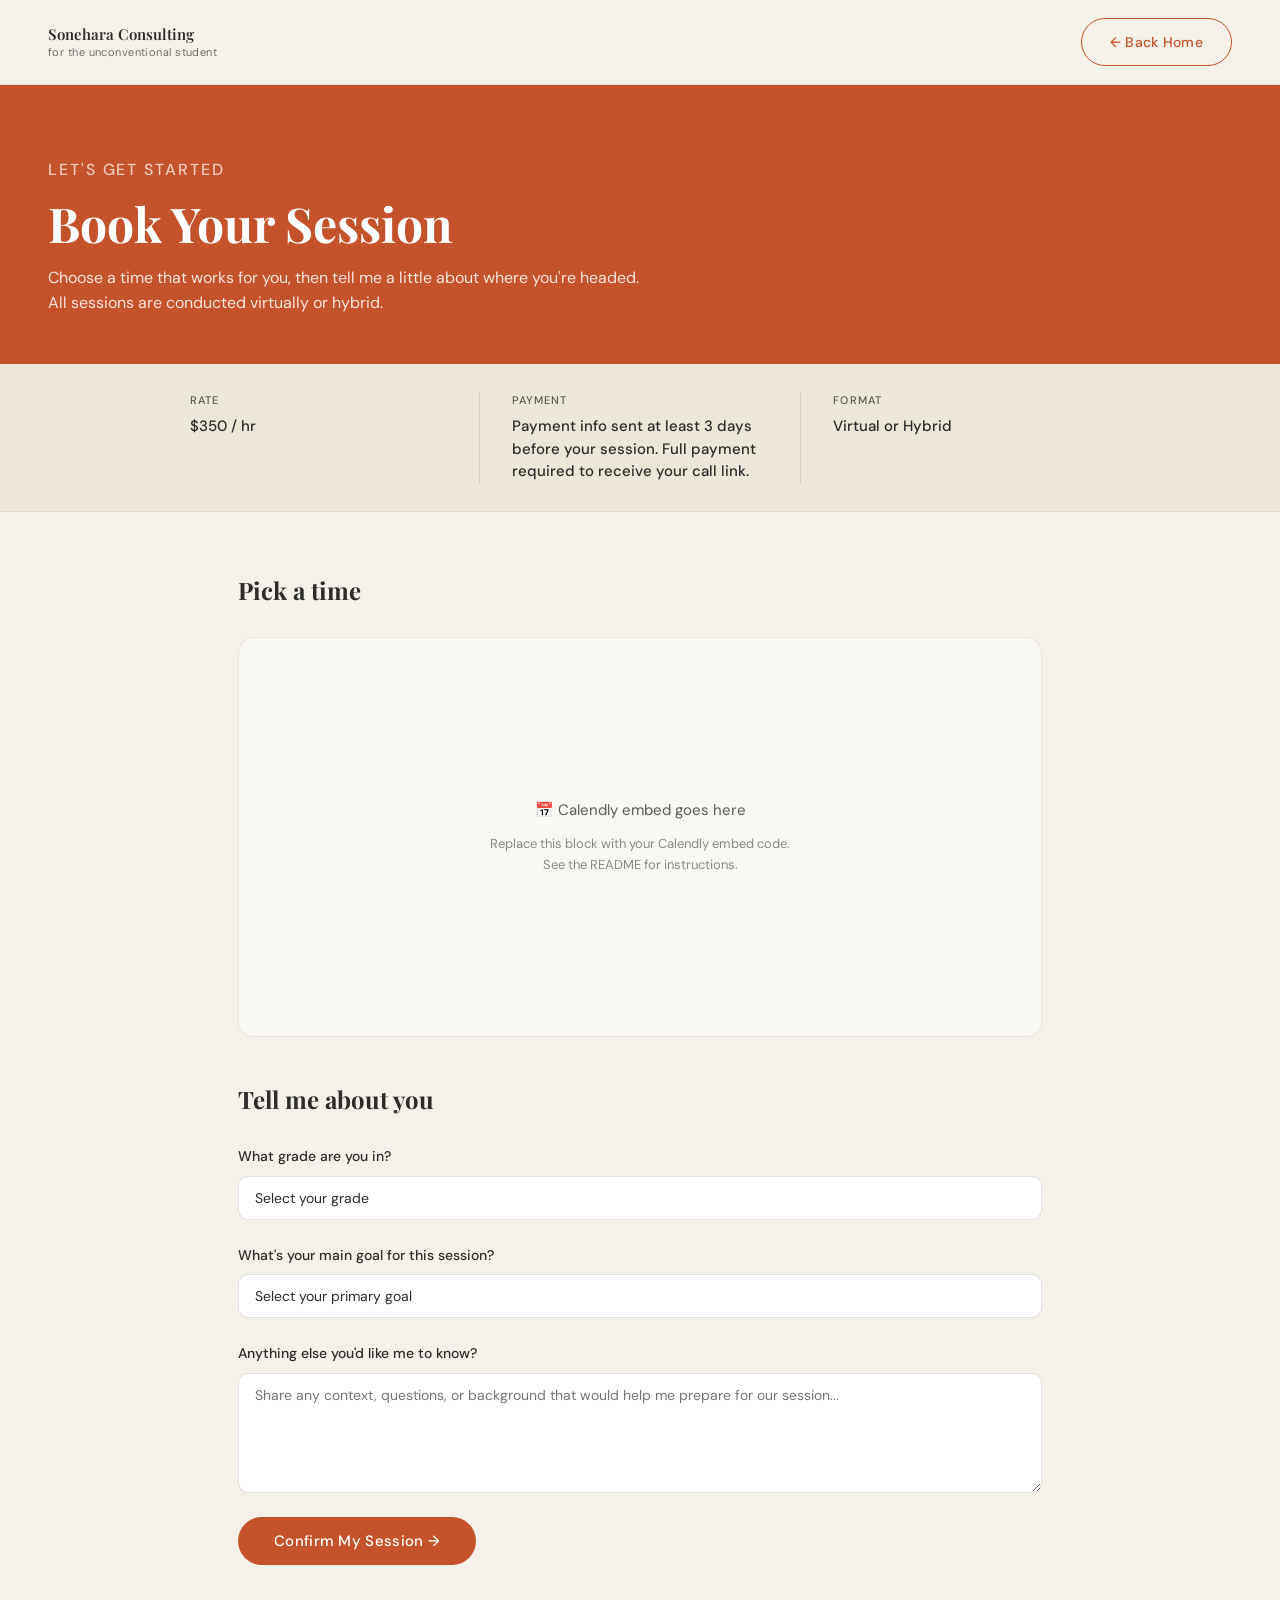
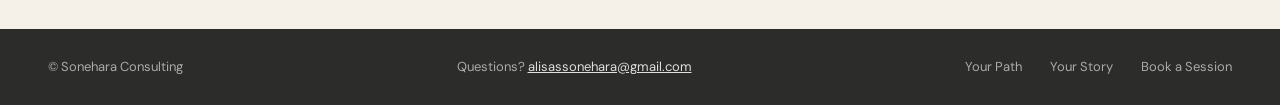
<file: book.html>
<!DOCTYPE html>
<html lang="en">
<head>
  <meta charset="UTF-8" />
  <meta name="viewport" content="width=device-width, initial-scale=1.0" />
  <title>Book a Session — Sonehara Consulting</title>
  <link rel="preconnect" href="https://fonts.googleapis.com" />
  <link rel="preconnect" href="https://fonts.gstatic.com" crossorigin />
  <link href="https://fonts.googleapis.com/css2?family=Playfair+Display:ital,wght@0,400;0,600;0,700;1,400&family=DM+Sans:wght@300;400;500&display=swap" rel="stylesheet" />
  <link rel="stylesheet" href="style.css" />
</head>
<body>

  <!-- NAV -->
  <nav class="nav">
    <div class="nav-brand">
      <a href="index.html">Sonehara Consulting</a><br>
      <span class="nav-sub">for the unconventional student</span>
    </div>
    <a href="index.html" class="btn btn-outline">← Back Home</a>
  </nav>

  <!-- PAGE HEADER -->
  <div class="page-header">
    <p class="eyebrow-label">LET'S GET STARTED</p>
    <h1>Book Your Session</h1>
    <p>Choose a time that works for you, then tell me a little about where you're headed. All sessions are conducted virtually or hybrid.</p>
  </div>

  <!-- PRICING NOTICE -->
  <div class="pricing-banner">
    <div class="pricing-inner">
      <div class="pricing-item">
        <span class="pricing-label">Rate</span>
        <span class="pricing-value">$350 / hr</span>
      </div>
      <div class="pricing-divider"></div>
      <div class="pricing-item">
        <span class="pricing-label">Payment</span>
        <span class="pricing-value">Payment info sent at least 3 days before your session. Full payment required to receive your call link.</span>
      </div>
      <div class="pricing-divider"></div>
      <div class="pricing-item">
        <span class="pricing-label">Format</span>
        <span class="pricing-value">Virtual or Hybrid</span>
      </div>
    </div>
  </div>

  <!-- BOOKING CONTENT -->
  <section class="book-section">

    <h2>Pick a time</h2>

    <!-- Replace this block with your Calendly embed code -->
    <div class="calendar-embed">
      <div>
        <p style="font-size:15px; color:#5A5A56; margin-bottom:12px;">📅 Calendly embed goes here</p>
        <p style="font-size:13px; color:#888;">Replace this block with your Calendly embed code.<br>See the README for instructions.</p>
      </div>
    </div>

    <!-- INTAKE FORM -->
    <h2>Tell me about you</h2>
    <!--
      FORM SETUP: Go to formspree.io, create a free account, create a new form,
      copy your unique form ID, and replace YOUR_FORM_ID below.
    -->
    <form
      class="intake-form"
      action="https://formspree.io/f/YOUR_FORM_ID"
      method="POST"
    >
      <input type="hidden" name="_subject" value="New Consulting Inquiry — Sonehara Consulting" />
      <input type="text" name="_gotcha" style="display:none" />

      <div class="form-group">
        <label for="grade">What grade are you in?</label>
        <select id="grade" name="grade" required>
          <option value="" disabled selected>Select your grade</option>
          <option value="9th">9th Grade</option>
          <option value="10th">10th Grade</option>
          <option value="11th">11th Grade</option>
          <option value="12th">12th Grade</option>
          <option value="college">College Student</option>
          <option value="other">Other</option>
        </select>
      </div>

      <div class="form-group">
        <label for="goal">What's your main goal for this session?</label>
        <select id="goal" name="goal" required>
          <option value="" disabled selected>Select your primary goal</option>
          <option value="application-strategy">Overall Application Strategy</option>
          <option value="essay">Essay / Personal Statement Help</option>
          <option value="scholarship">Scholarship Essay Help</option>
          <option value="program-research">Program Research (Haas / Berkeley)</option>
          <option value="major">Choosing a Major or Path</option>
          <option value="middle-college">Middle College Pathway</option>
          <option value="extracurriculars">Building Extracurriculars &amp; Experience</option>
          <option value="other">Something Else</option>
        </select>
      </div>

      <div class="form-group">
        <label for="notes">Anything else you'd like me to know?</label>
        <textarea
          id="notes"
          name="notes"
          placeholder="Share any context, questions, or background that would help me prepare for our session..."
        ></textarea>
      </div>

      <button type="submit" class="btn btn-primary">Confirm My Session →</button>
    </form>

  </section>

  <!-- FOOTER -->
  <footer class="footer">
    <span>© Sonehara Consulting</span>
    <span class="footer-contact">Questions? <a href="mailto:alisassonehara@gmail.com">alisassonehara@gmail.com</a></span>
    <nav class="footer-links">
      <a href="index.html">Your Path</a>
      <a href="book.html">Your Story</a>
      <a href="book.html">Book a Session</a>
    </nav>
  </footer>

</body>
</html>
</file>
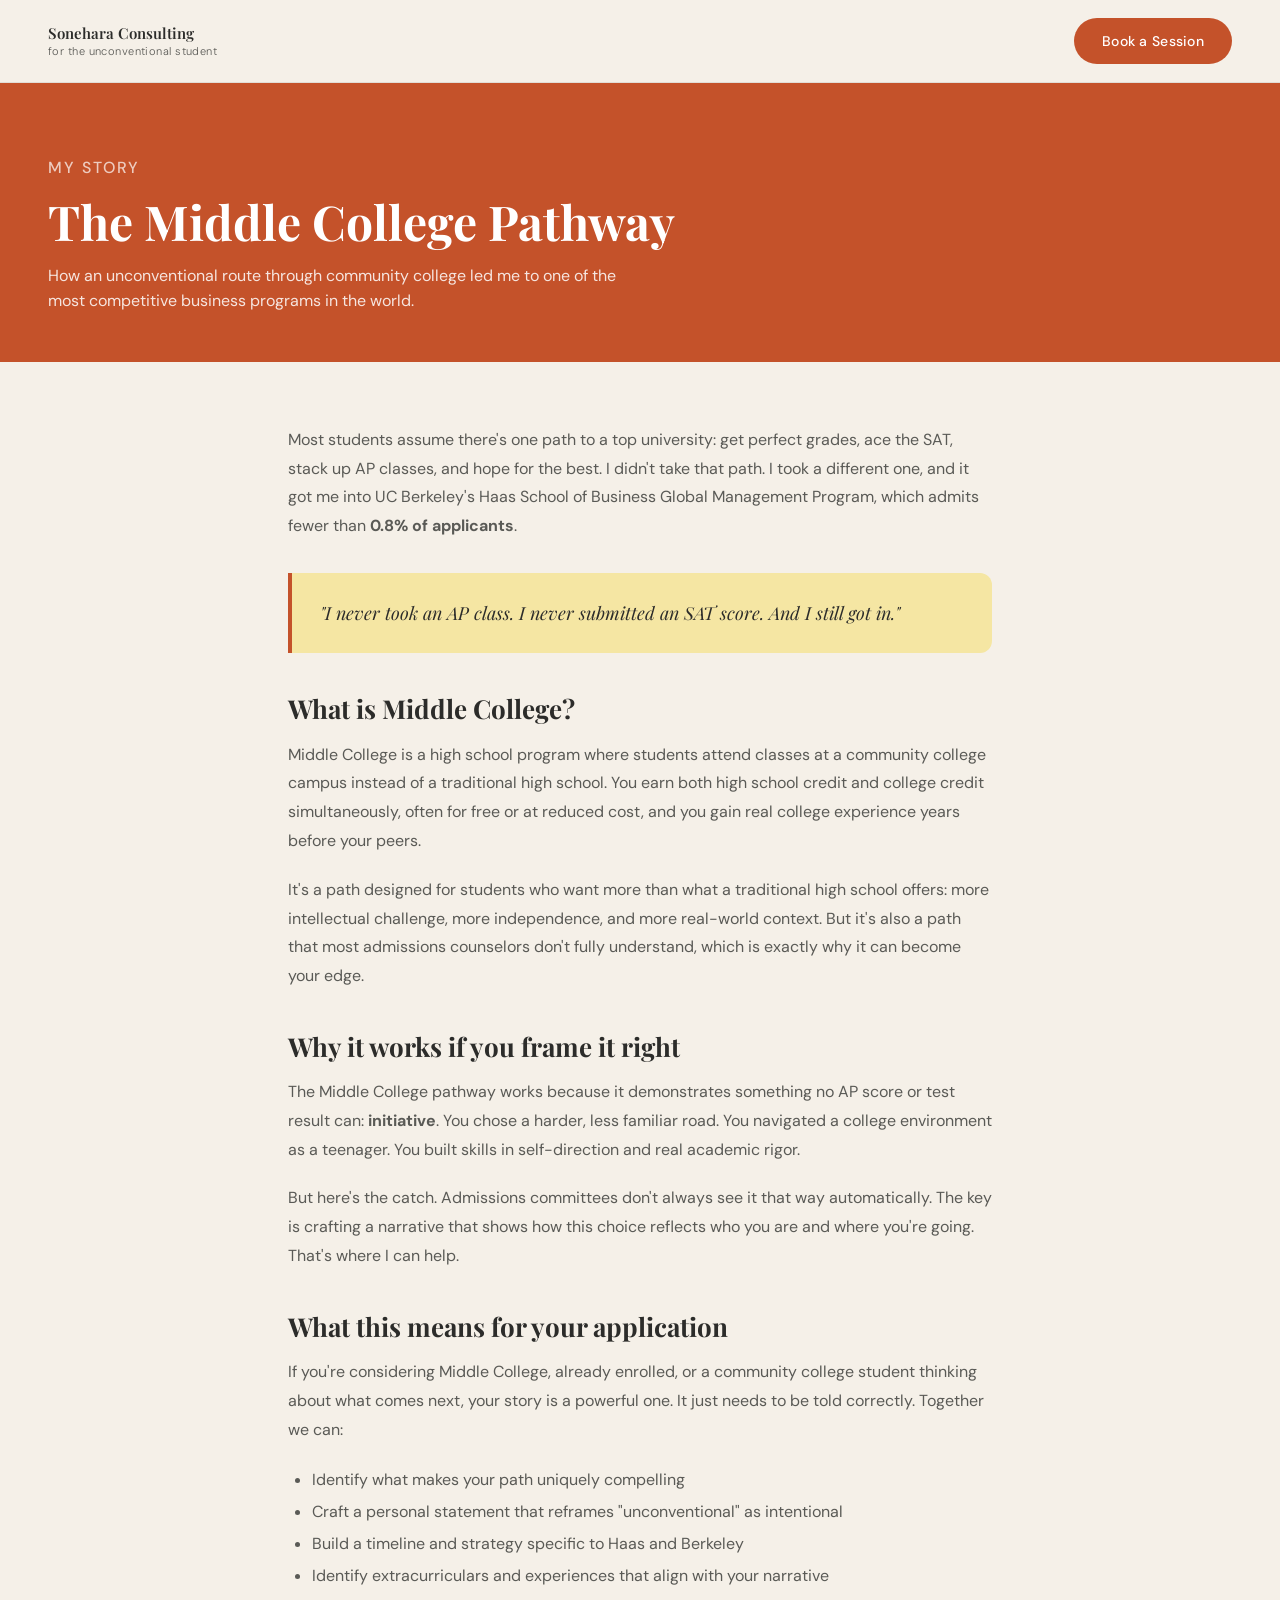
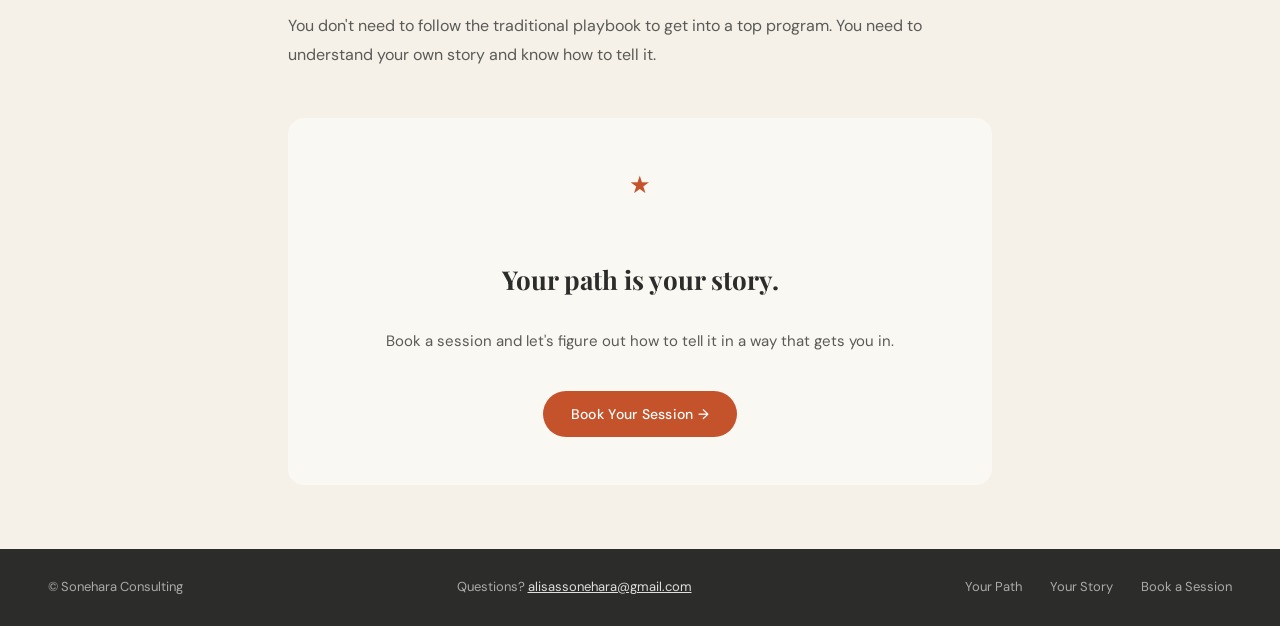
<file: middle-college.html>
<!DOCTYPE html>
<html lang="en">
<head>
  <meta charset="UTF-8" />
  <meta name="viewport" content="width=device-width, initial-scale=1.0" />
  <title>Middle College Pathway — Sonehara Consulting</title>
  <link rel="preconnect" href="https://fonts.googleapis.com" />
  <link rel="preconnect" href="https://fonts.gstatic.com" crossorigin />
  <link href="https://fonts.googleapis.com/css2?family=Playfair+Display:ital,wght@0,400;0,600;0,700;1,400&family=DM+Sans:wght@300;400;500&display=swap" rel="stylesheet" />
  <link rel="stylesheet" href="style.css" />
</head>
<body>

  <!-- NAV -->
  <nav class="nav">
    <div class="nav-brand">
      <a href="index.html">Sonehara Consulting</a><br>
      <span class="nav-sub">for the unconventional student</span>
    </div>
    <a href="book.html" class="btn btn-primary">Book a Session</a>
  </nav>

  <!-- PAGE HEADER -->
  <div class="page-header">
    <p class="eyebrow-label">MY STORY</p>
    <h1>The Middle College Pathway</h1>
    <p>How an unconventional route through community college led me to one of the most competitive business programs in the world.</p>
  </div>

  <!-- CONTENT -->
  <section class="mc-section">

    <p>
      Most students assume there's one path to a top university: get perfect grades, ace the SAT, stack up AP classes, and hope for the best. I didn't take that path. I took a different one, and it got me into UC Berkeley's Haas School of Business Global Management Program, which admits fewer than <strong>0.8% of applicants</strong>.
    </p>

    <div class="mc-callout">
      <p>"I never took an AP class. I never submitted an SAT score. And I still got in."</p>
    </div>

    <h2>What is Middle College?</h2>
    <p>
      Middle College is a high school program where students attend classes at a community college campus instead of a traditional high school. You earn both high school credit and college credit simultaneously, often for free or at reduced cost, and you gain real college experience years before your peers.
    </p>
    <p>
      It's a path designed for students who want more than what a traditional high school offers: more intellectual challenge, more independence, and more real-world context. But it's also a path that most admissions counselors don't fully understand, which is exactly why it can become your edge.
    </p>

    <h2>Why it works if you frame it right</h2>
    <p>
      The Middle College pathway works because it demonstrates something no AP score or test result can: <strong>initiative</strong>. You chose a harder, less familiar road. You navigated a college environment as a teenager. You built skills in self-direction and real academic rigor.
    </p>
    <p>
      But here's the catch. Admissions committees don't always see it that way automatically. The key is crafting a narrative that shows how this choice reflects who you are and where you're going. That's where I can help.
    </p>

    <h2>What this means for your application</h2>
    <p>
      If you're considering Middle College, already enrolled, or a community college student thinking about what comes next, your story is a powerful one. It just needs to be told correctly. Together we can:
    </p>
    <ul style="margin-left: 24px; margin-bottom: 20px; color: #5A5A56; font-size: 16px; line-height: 2;">
      <li>Identify what makes your path uniquely compelling</li>
      <li>Craft a personal statement that reframes "unconventional" as intentional</li>
      <li>Build a timeline and strategy specific to Haas and Berkeley</li>
      <li>Identify extracurriculars and experiences that align with your narrative</li>
    </ul>
    <p>
      You don't need to follow the traditional playbook to get into a top program. You need to understand your own story and know how to tell it.
    </p>

    <div class="mc-cta">
      <div class="star-icon" aria-hidden="true">★</div>
      <h2>Your path is your story.</h2>
      <p>Book a session and let's figure out how to tell it in a way that gets you in.</p>
      <a href="book.html" class="btn btn-primary">Book Your Session →</a>
    </div>

  </section>

  <!-- FOOTER -->
  <footer class="footer">
    <span>© Sonehara Consulting</span>
    <span class="footer-contact">Questions? <a href="mailto:alisassonehara@gmail.com">alisassonehara@gmail.com</a></span>
    <nav class="footer-links">
      <a href="index.html">Your Path</a>
      <a href="book.html">Your Story</a>
      <a href="book.html">Book a Session</a>
    </nav>
  </footer>

</body>
</html>
</file>
<file: style.css>
/* ============================================
   SONEHARA CONSULTING — GLOBAL STYLES
   ============================================ */

*, *::before, *::after { box-sizing: border-box; margin: 0; padding: 0; }

:root {
  --cream: #F5F0E8;
  --cream-dark: #EDE7D9;
  --terracotta: #C4522A;
  --terracotta-dark: #9E3E1C;
  --charcoal: #2C2C2A;
  --charcoal-light: #5A5A56;
  --yellow-card: #F5E6A3;
  --yellow-card-dark: #EDD96A;
  --sage: #8A9E8A;
  --sage-light: #C8D8C2;
  --off-white: #FAF8F3;
  --stripe-blue: #B8CBE4;
}

html { scroll-behavior: smooth; }

body {
  font-family: 'DM Sans', sans-serif;
  background-color: var(--cream);
  color: var(--charcoal);
  font-size: 16px;
  line-height: 1.6;
}

h1, h2, h3 {
  font-family: 'Playfair Display', serif;
  line-height: 1.2;
}

a { text-decoration: none; color: inherit; }

img { display: block; width: 100%; height: 100%; object-fit: cover; }

/* ============================================
   BUTTONS
   ============================================ */

.btn {
  display: inline-block;
  padding: 12px 28px;
  border-radius: 100px;
  font-family: 'DM Sans', sans-serif;
  font-size: 14px;
  font-weight: 500;
  cursor: pointer;
  transition: all 0.2s ease;
  border: none;
  letter-spacing: 0.02em;
}

.btn-primary {
  background: var(--terracotta);
  color: #fff;
}
.btn-primary:hover { background: var(--terracotta-dark); transform: translateY(-1px); }

.btn-outline {
  background: transparent;
  color: var(--terracotta);
  border: 1.5px solid var(--terracotta);
}
.btn-outline:hover { background: var(--terracotta); color: #fff; }

/* ============================================
   NAV
   ============================================ */

.nav {
  display: flex;
  align-items: center;
  justify-content: space-between;
  padding: 18px 48px;
  background: var(--cream);
  border-bottom: 1px solid rgba(0,0,0,0.08);
  position: sticky;
  top: 0;
  z-index: 100;
}

.nav-brand {
  font-family: 'Playfair Display', serif;
  font-size: 15px;
  font-weight: 600;
  color: var(--charcoal);
  line-height: 1.3;
}

.nav-sub {
  font-family: 'DM Sans', sans-serif;
  font-size: 11px;
  font-weight: 300;
  color: var(--charcoal-light);
  display: block;
  letter-spacing: 0.04em;
}

/* ============================================
   HERO
   ============================================ */

.hero {
  display: grid;
  grid-template-columns: 1fr 1fr;
  min-height: 520px;
}

.hero-photo {
  overflow: hidden;
  background: var(--cream-dark);
  min-height: 480px;
}

.hero-photo img {
  width: 100%;
  height: 100%;
  object-fit: cover;
  object-position: top center;
}

.hero-content {
  padding: 60px 56px 60px 52px;
  background-image: repeating-linear-gradient(
    90deg,
    transparent,
    transparent 18px,
    var(--stripe-blue) 18px,
    var(--stripe-blue) 20px
  );
  display: flex;
  flex-direction: column;
  justify-content: center;
  gap: 20px;
}

.hero-content h1 {
  font-size: clamp(24px, 3vw, 36px);
  font-weight: 700;
  color: var(--charcoal);
}

.hero-body {
  font-size: 14px;
  color: var(--charcoal-light);
  line-height: 1.7;
  max-width: 400px;
}

/* ============================================
   EYEBROWS & LABELS
   ============================================ */

.eyebrow-label {
  font-family: 'DM Sans', sans-serif;
  font-size: 11px;
  font-weight: 500;
  letter-spacing: 0.12em;
  color: var(--charcoal-light);
  text-transform: uppercase;
}

.eyebrow-italic {
  font-family: 'Playfair Display', serif;
  font-style: italic;
  font-size: 14px;
  color: var(--charcoal-light);
}

/* ============================================
   MARQUEE
   ============================================ */

.marquee-bar {
  background: var(--terracotta);
  overflow: hidden;
  padding: 12px 0;
  white-space: nowrap;
}

.marquee-track {
  display: inline-flex;
  gap: 40px;
  animation: marquee 22s linear infinite;
}

.marquee-track span {
  font-family: 'DM Sans', sans-serif;
  font-size: 12px;
  font-weight: 500;
  letter-spacing: 0.1em;
  color: #fff;
}

@keyframes marquee {
  from { transform: translateX(0); }
  to { transform: translateX(-50%); }
}

/* ============================================
   CREDIBILITY
   ============================================ */

.credibility {
  background: var(--off-white);
  padding: 80px 48px;
  text-align: center;
  display: flex;
  flex-direction: column;
  align-items: center;
  gap: 24px;
}

.cred-headline {
  font-size: clamp(22px, 3vw, 32px);
  font-weight: 600;
  color: var(--charcoal);
  max-width: 600px;
}

.cred-squiggle-row {
  display: flex;
  align-items: center;
  gap: 20px;
  flex-wrap: wrap;
  justify-content: center;
}

.squiggle {
  width: 80px;
  height: 20px;
  flex-shrink: 0;
}
.squiggle.flip { transform: scaleX(-1); }

.cred-box {
  border: 1.5px dashed var(--terracotta);
  padding: 16px 32px;
  border-radius: 4px;
  font-family: 'Playfair Display', serif;
  font-size: clamp(15px, 2vw, 20px);
  font-weight: 600;
  color: var(--charcoal);
  max-width: 480px;
}

.catchphrase {
  font-family: 'Playfair Display', serif;
  font-style: italic;
  font-size: clamp(18px, 2.5vw, 26px);
  color: var(--terracotta);
  font-weight: 400;
}

/* ============================================
   STATS / CARDS
   ============================================ */

.stats {
  background: var(--yellow-card);
  padding: 72px 48px;
}

.stats-header {
  text-align: center;
  margin-bottom: 48px;
  display: flex;
  flex-direction: column;
  gap: 12px;
}

.stats-header h2 {
  font-size: clamp(20px, 2.5vw, 28px);
  font-weight: 600;
  color: var(--charcoal);
}

.stats-sub {
  font-size: 13px;
  color: var(--charcoal-light);
  font-style: italic;
}

.cards-row {
  display: grid;
  grid-template-columns: repeat(3, 1fr);
  gap: 24px;
  max-width: 960px;
  margin: 0 auto;
}

.card {
  background: var(--cream);
  border-radius: 12px;
  padding: 32px 28px;
  display: flex;
  flex-direction: column;
  gap: 12px;
  border: 1px solid rgba(0,0,0,0.06);
}

.card-icon {
  margin-bottom: 4px;
}

.card h3 {
  font-size: 20px;
  font-weight: 600;
  color: var(--charcoal);
}

.card p {
  font-size: 14px;
  color: var(--charcoal-light);
  line-height: 1.6;
  flex: 1;
}

.card-btn {
  margin-top: 8px;
  align-self: flex-start;
  font-size: 13px;
  padding: 10px 22px;
}

/* ============================================
   CTA SECTION
   ============================================ */

.cta-section {
  background: var(--off-white);
  padding: 80px 48px;
  text-align: center;
  display: flex;
  flex-direction: column;
  align-items: center;
  gap: 16px;
}

.star-icon {
  font-size: 24px;
  color: var(--terracotta);
  margin-bottom: 4px;
}

.cta-section h2 {
  font-size: clamp(24px, 3vw, 36px);
  font-weight: 700;
  color: var(--charcoal);
}

.cta-section p {
  font-size: 15px;
  color: var(--charcoal-light);
  margin-bottom: 8px;
}

/* ============================================
   EMAIL SIGNUP
   ============================================ */

.signup {
  background: var(--sage-light);
  padding: 72px 48px;
  text-align: center;
  display: flex;
  flex-direction: column;
  align-items: center;
  gap: 14px;
}

.signup h2 {
  font-size: clamp(24px, 3vw, 36px);
  font-weight: 700;
  color: var(--charcoal);
}

.signup-sub {
  font-size: 14px;
  color: var(--charcoal-light);
  max-width: 480px;
}

.signup-form {
  display: flex;
  gap: 12px;
  flex-wrap: wrap;
  justify-content: center;
  margin-top: 8px;
  width: 100%;
  max-width: 540px;
}

.signup-form input[type="email"] {
  flex: 1;
  min-width: 220px;
  padding: 12px 20px;
  border-radius: 100px;
  border: 1.5px solid rgba(0,0,0,0.12);
  background: #fff;
  font-family: 'DM Sans', sans-serif;
  font-size: 14px;
  color: var(--charcoal);
  outline: none;
  transition: border-color 0.2s;
}
.signup-form input[type="email"]:focus { border-color: var(--terracotta); }

.signup-note {
  font-size: 12px;
  color: var(--charcoal-light);
}

/* ============================================
   FOOTER
   ============================================ */

.footer {
  background: var(--charcoal);
  color: rgba(255,255,255,0.6);
  padding: 28px 48px;
  display: flex;
  align-items: center;
  justify-content: space-between;
  flex-wrap: wrap;
  gap: 16px;
  font-size: 13px;
}

.footer-links {
  display: flex;
  gap: 28px;
}

.footer-links a {
  color: rgba(255,255,255,0.6);
  transition: color 0.2s;
}
.footer-links a:hover { color: #fff; }

/* ============================================
   PAGE HEADER (inner pages)
   ============================================ */

.page-header {
  background: var(--terracotta);
  padding: 60px 48px 48px;
  color: #fff;
}

.page-header .eyebrow-label { color: rgba(255,255,255,0.7); }
.page-header h1 { font-size: clamp(28px, 4vw, 48px); color: #fff; margin-top: 12px; }
.page-header p { font-size: 16px; color: rgba(255,255,255,0.85); margin-top: 12px; max-width: 600px; }

/* ============================================
   BOOK PAGE
   ============================================ */

.book-section {
  padding: 64px 48px;
  max-width: 900px;
  margin: 0 auto;
}

.book-section h2 {
  font-size: 24px;
  margin-bottom: 32px;
  color: var(--charcoal);
}

.calendar-embed {
  background: var(--off-white);
  border: 1px solid rgba(0,0,0,0.08);
  border-radius: 16px;
  padding: 48px;
  text-align: center;
  margin-bottom: 48px;
  min-height: 400px;
  display: flex;
  align-items: center;
  justify-content: center;
}

.calendar-embed p {
  color: var(--charcoal-light);
  font-size: 14px;
}

/* Replace the above with your Calendly embed:
   <div class="calendly-inline-widget" data-url="https://calendly.com/YOUR_LINK" style="min-width:320px;height:700px;"></div>
   <script type="text/javascript" src="https://assets.calendly.com/assets/external/widget.js" async></script>
*/

.intake-form {
  display: flex;
  flex-direction: column;
  gap: 24px;
}

.form-group {
  display: flex;
  flex-direction: column;
  gap: 8px;
}

.form-group label {
  font-size: 14px;
  font-weight: 500;
  color: var(--charcoal);
}

.form-group select,
.form-group textarea {
  padding: 12px 16px;
  border-radius: 10px;
  border: 1.5px solid rgba(0,0,0,0.12);
  background: #fff;
  font-family: 'DM Sans', sans-serif;
  font-size: 14px;
  color: var(--charcoal);
  outline: none;
  transition: border-color 0.2s;
  appearance: none;
  width: 100%;
}

.form-group select:focus,
.form-group textarea:focus { border-color: var(--terracotta); }

.form-group textarea { resize: vertical; min-height: 120px; }

.intake-form .btn-primary {
  align-self: flex-start;
  padding: 14px 36px;
  font-size: 15px;
}

/* ============================================
   MIDDLE COLLEGE PAGE
   ============================================ */

.mc-section {
  padding: 64px 48px;
  max-width: 800px;
  margin: 0 auto;
}

.mc-section p {
  font-size: 16px;
  color: var(--charcoal-light);
  line-height: 1.8;
  margin-bottom: 20px;
}

.mc-section h2 {
  font-size: 26px;
  color: var(--charcoal);
  margin: 40px 0 16px;
}

.mc-callout {
  background: var(--yellow-card);
  border-left: 4px solid var(--terracotta);
  padding: 24px 28px;
  border-radius: 0 12px 12px 0;
  margin: 32px 0;
}

.mc-callout p {
  font-family: 'Playfair Display', serif;
  font-size: 18px;
  font-style: italic;
  color: var(--charcoal);
  margin: 0;
}

.mc-cta {
  background: var(--off-white);
  border-radius: 16px;
  padding: 48px;
  text-align: center;
  margin-top: 48px;
  display: flex;
  flex-direction: column;
  align-items: center;
  gap: 16px;
}

.mc-cta h2 { font-size: 26px; color: var(--charcoal); }
.mc-cta p { font-size: 15px; color: var(--charcoal-light); }

/* ============================================
   RESPONSIVE
   ============================================ */

@media (max-width: 768px) {
  .nav { padding: 16px 24px; }
  .hero { grid-template-columns: 1fr; }
  .hero-photo { min-height: 340px; }
  .hero-content { padding: 40px 28px; }
  .credibility { padding: 56px 24px; }
  .cred-squiggle-row { gap: 12px; }
  .stats { padding: 56px 24px; }
  .cards-row { grid-template-columns: 1fr; }
  .cta-section { padding: 56px 24px; }
  .signup { padding: 56px 24px; }
  .footer { padding: 24px; flex-direction: column; text-align: center; }
  .book-section, .mc-section { padding: 40px 24px; }
  .page-header { padding: 48px 24px 36px; }
  .calendar-embed { padding: 32px 20px; }
  .mc-cta { padding: 36px 24px; }
}

/* ============================================
   ABOUT / WHO AM I
   ============================================ */

.about {
  display: grid;
  grid-template-columns: 1fr 1.4fr;
  min-height: 480px;
  background: var(--cream);
}

.about-photo {
  overflow: hidden;
  background: var(--cream-dark);
}

.about-photo img {
  width: 100%;
  height: 100%;
  object-fit: cover;
  object-position: top center;
}

.about-content {
  padding: 64px 56px;
  display: flex;
  flex-direction: column;
  justify-content: center;
  gap: 16px;
}

.about-content h2 {
  font-size: clamp(28px, 3.5vw, 42px);
  font-weight: 700;
  color: var(--charcoal);
}

.about-content p {
  font-size: 15px;
  color: var(--charcoal-light);
  line-height: 1.8;
}

.about-tags {
  display: flex;
  flex-wrap: wrap;
  gap: 10px;
  margin-top: 8px;
}

.tag {
  background: var(--cream-dark);
  color: var(--charcoal);
  font-size: 13px;
  font-weight: 500;
  padding: 6px 14px;
  border-radius: 100px;
  border: 1px solid rgba(0,0,0,0.08);
}

/* ============================================
   EXPERIENCE GRID
   ============================================ */

.experience {
  background: var(--off-white);
  padding: 80px 48px;
}

.experience-header {
  text-align: center;
  max-width: 640px;
  margin: 0 auto 52px;
  display: flex;
  flex-direction: column;
  gap: 12px;
}

.experience-header h2 {
  font-size: clamp(22px, 3vw, 32px);
  font-weight: 700;
  color: var(--charcoal);
}

.experience-sub {
  font-size: 14px;
  color: var(--charcoal-light);
  line-height: 1.7;
}

.exp-grid {
  display: grid;
  grid-template-columns: repeat(auto-fit, minmax(200px, 1fr));
  gap: 20px;
  max-width: 1100px;
  margin: 0 auto;
}

.exp-card {
  background: var(--cream);
  border-radius: 14px;
  padding: 28px 24px;
  display: flex;
  flex-direction: column;
  gap: 10px;
  border: 1px solid rgba(0,0,0,0.06);
  transition: transform 0.2s ease, box-shadow 0.2s ease;
}

.exp-card:hover {
  transform: translateY(-3px);
  box-shadow: 0 8px 24px rgba(0,0,0,0.07);
}

.exp-card-highlight {
  border: 1.5px solid var(--terracotta);
  background: #fff8f5;
}

.exp-icon {
  margin-bottom: 4px;
}

.exp-card h4 {
  font-family: 'Playfair Display', serif;
  font-size: 16px;
  font-weight: 600;
  color: var(--charcoal);
}

.exp-card p {
  font-size: 13px;
  color: var(--charcoal-light);
  line-height: 1.6;
}

/* ============================================
   CONNECT / SOCIAL
   ============================================ */

.connect {
  background: var(--cream-dark);
  padding: 72px 48px;
  text-align: center;
  display: flex;
  flex-direction: column;
  align-items: center;
  gap: 16px;
}

.connect h2 {
  font-size: clamp(24px, 3vw, 36px);
  font-weight: 700;
  color: var(--charcoal);
}

.social-row {
  display: flex;
  gap: 20px;
  flex-wrap: wrap;
  justify-content: center;
  margin-top: 12px;
}

.social-card {
  background: var(--cream);
  border: 1px solid rgba(0,0,0,0.08);
  border-radius: 16px;
  padding: 28px 36px;
  display: flex;
  flex-direction: column;
  align-items: center;
  gap: 8px;
  color: var(--charcoal);
  transition: all 0.2s ease;
  min-width: 160px;
  text-decoration: none;
}

.social-card:hover {
  border-color: var(--terracotta);
  color: var(--terracotta);
  transform: translateY(-2px);
}

.social-name {
  font-size: 15px;
  font-weight: 500;
  margin-top: 4px;
}

.social-handle {
  font-size: 13px;
  color: var(--charcoal-light);
}

.social-card:hover .social-handle {
  color: var(--terracotta);
}

/* ============================================
   FOOTER UPDATE (contact line)
   ============================================ */

.footer-contact {
  font-size: 13px;
  color: rgba(255,255,255,0.6);
}

.footer-contact a {
  color: rgba(255,255,255,0.85);
  text-decoration: underline;
  transition: color 0.2s;
}

.footer-contact a:hover { color: #fff; }

/* ============================================
   RESPONSIVE ADDITIONS
   ============================================ */

@media (max-width: 768px) {
  .about { grid-template-columns: 1fr; }
  .about-photo { min-height: 300px; }
  .about-content { padding: 40px 24px; }
  .experience { padding: 56px 24px; }
  .exp-grid { grid-template-columns: 1fr 1fr; }
  .connect { padding: 56px 24px; }
  .social-row { gap: 14px; }
  .social-card { min-width: 140px; padding: 22px 24px; }
}

@media (max-width: 480px) {
  .exp-grid { grid-template-columns: 1fr; }
  .social-row { flex-direction: column; align-items: center; }
}

/* ============================================
   HERO PHOTO CENTERING
   ============================================ */

.hero-photo img {
  object-position: center top;
}

/* ============================================
   PRICING BANNER
   ============================================ */

.pricing-banner {
  background: var(--cream-dark);
  border-bottom: 1px solid rgba(0,0,0,0.07);
  padding: 28px 48px;
}

.pricing-inner {
  max-width: 900px;
  margin: 0 auto;
  display: flex;
  align-items: flex-start;
  gap: 32px;
  flex-wrap: wrap;
}

.pricing-item {
  display: flex;
  flex-direction: column;
  gap: 6px;
  flex: 1;
  min-width: 180px;
}

.pricing-label {
  font-size: 11px;
  font-weight: 500;
  letter-spacing: 0.1em;
  text-transform: uppercase;
  color: var(--charcoal-light);
}

.pricing-value {
  font-size: 15px;
  font-weight: 500;
  color: var(--charcoal);
  line-height: 1.5;
}

.pricing-divider {
  width: 1px;
  background: rgba(0,0,0,0.1);
  align-self: stretch;
  min-height: 40px;
}

@media (max-width: 768px) {
  .pricing-banner { padding: 24px; }
  .pricing-divider { display: none; }
  .pricing-inner { gap: 20px; }
}
</file>
